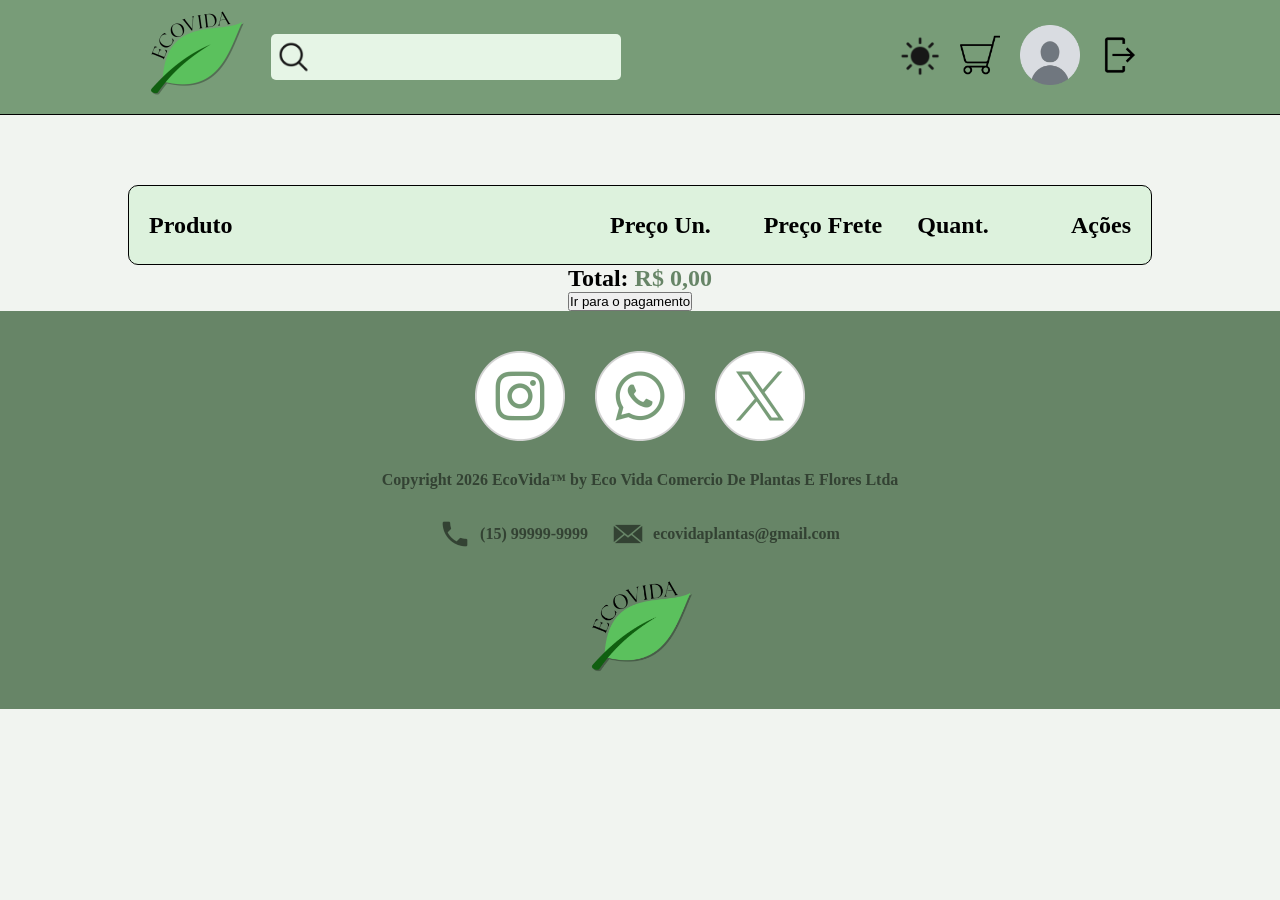
<file: pages/carrinho.html>
<!DOCTYPE html>
<html lang="pt-br">
<head>
    <meta charset="UTF-8">
    <meta name="viewport" content="width=device-width, initial-scale=1.0">
    <title>EcoVida - Shopping Cart</title>
    <link rel="stylesheet" href="../css/carrinho.css">
    
</head>
<body style="background-color: #f1f4f0;">
    <nav>
        <div class="logo">
            <a href="">
                <img src="../img/logo.png" style="height: 111px; width: 111px;">
            </a>
            <div class="search">
                <img src="../img/search.png" style="width: 45px; padding: 5px;">
                <input spellcheck="false" autocomplete="off" autocorrect="off" autocapitalize="off" type="text" style="padding: 5px; font-size: 20px; background-color: #e6f5e6; width: 300px; border: none; outline: none;">
            </div>
        </div>
        <div class="actions">
            <button>
                <img src="../img/dark-mode.png">
            </button>
            <a href="carrinho.html">
                <img src="../img/shop-cart.png">
            </a>
            <a href="">
                <img src="../img/user-photo.png" style="width: 60px;">
            </a>
            <a href="login.html">
                <img src="../img/logout.png">
            </a>
        </div> 
    </nav>

    <section class="cartContainer">
        <div class="cartTitle">
            <h1>Produto</h1>
            <h1>Preço Un.</h1>
            <h1>Preço Frete</h1>
            <h1>Quant.</h1>
            <h1>Ações</h1>
        </div>

        <div class="cartProductContainer">

        </div>

        <div class="cartTotal">
            <h1>Total: <span style="color: #678567;">R$ <span id="total">0,00</span></span></h1>
            <button>Ir para o pagamento</button>
        </div>
    </section>

    <footer>
        <div class="socialMedias">
            <img src="../img/instagram.png">
            <img src="../img/whatsapp.png">
            <img src="../img/twitter.png">
        </div>

        <p style="margin-top: 30px; margin-bottom: 30px; color: #334233; font-weight: 600;">Copyright 2026 EcoVida™ by Eco Vida Comercio De Plantas E Flores Ltda</p>

        <div class="contact">
            <div class="phone">
                <img src="../img/phone.png">
                <p>(15) 99999-9999</p>
            </div>
            <div class="email">
                <img src="../img/email.png">
                <p>ecovidaplantas@gmail.com</p>
            </div>
        </div>

        <img style="width: 120px; margin-bottom: 20px; margin-top: 20px;" src="../img/logo.png">
    </footer>

    <script src="../js/carrinho.js"></script>
</body>
</html>
</file>
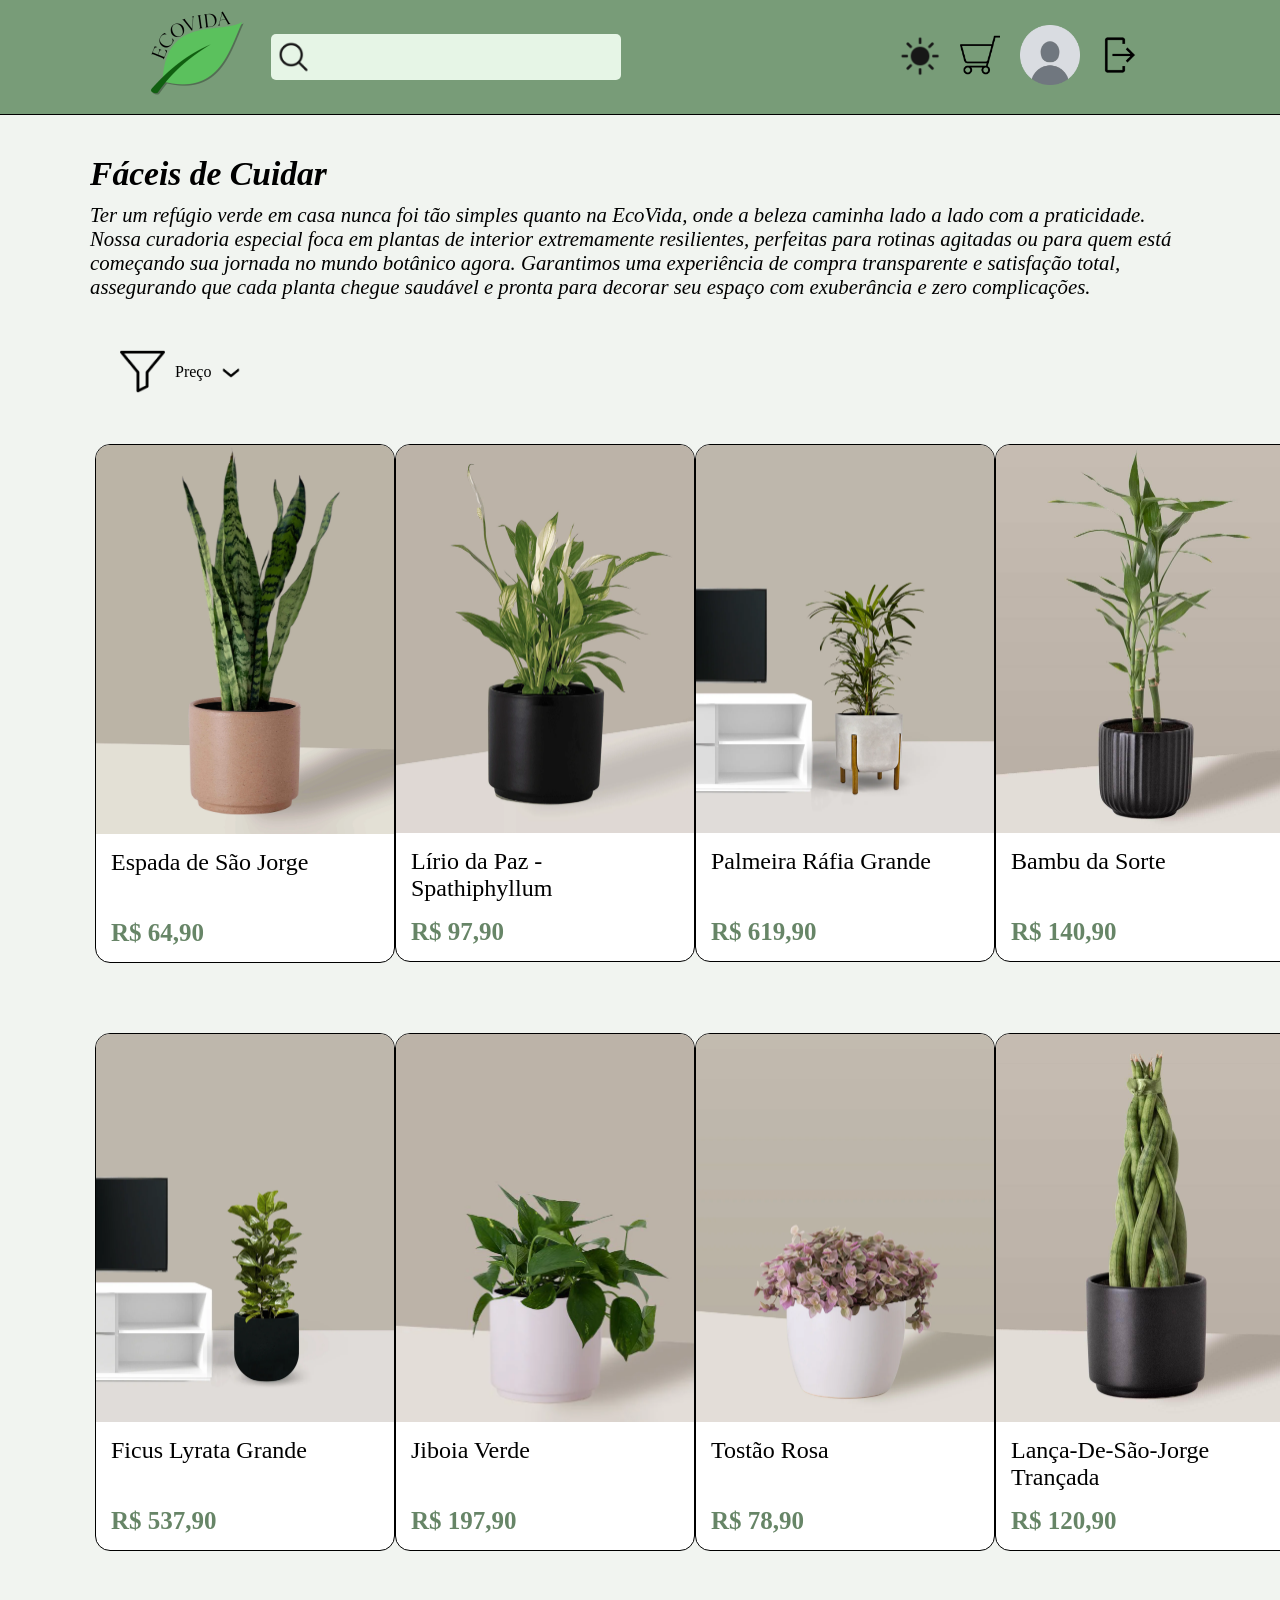
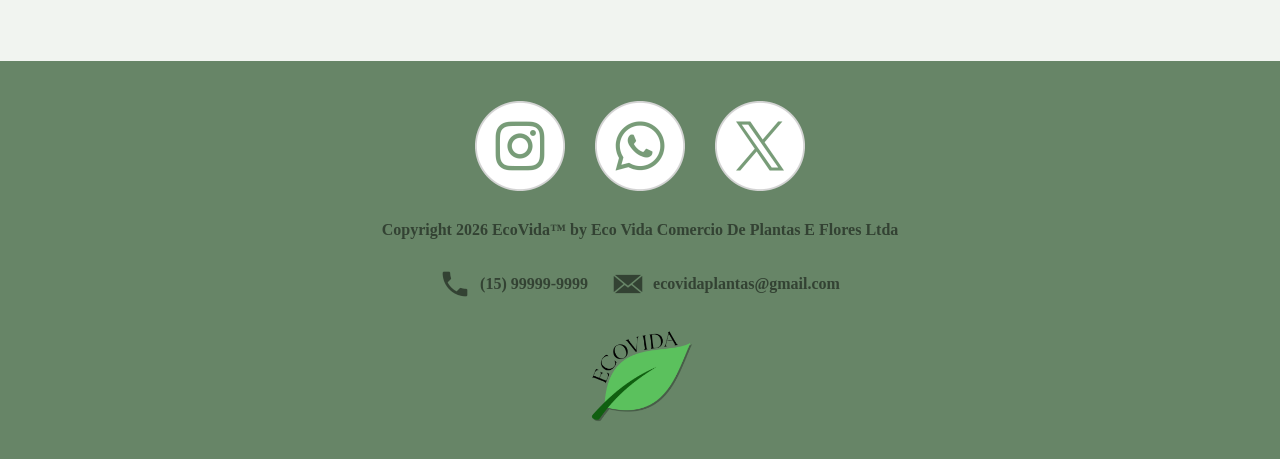
<file: pages/faceisdecuidar.html>
<!DOCTYPE html>
<html lang="pt-br">

<head>
    <meta charset="UTF-8">
    <meta name="viewport" content="width=device-width, initial-scale=1.0">
    <title>EcoVida - Easy Handle</title>
    <link rel="stylesheet" href="../css/paginas.css">
</head>

<body style="background-color: #f1f4f0;">
    <nav>
        <div class="logo">
            <a href="home.html">
                <img src="../img/logo.png" style="height: 111px; width: 111px;">
            </a>
            <div class="search">
                <img src="../img/search.png" style="width: 45px; padding: 5px;">
                <input spellcheck="false" autocomplete="off" autocorrect="off" autocapitalize="off" type="text"
                    style="padding: 5px; font-size: 20px; background-color: #e6f5e6; width: 300px; border: none; outline: none;">
            </div>
        </div>
        <div class="actions">
            <button>
                <img src="../img/dark-mode.png">
            </button>
            <a href="">
                <img src="../img/shop-cart.png">
            </a>
            <a href="">
                <img src="../img/user-photo.png" style="width: 60px;">
            </a>
            <a href="login.html">
                <img src="../img/logout.png">
            </a>
        </div>
    </nav>

    <section>
        <section class="title">
            <h1 style="font-style: italic; font-size: 2.1rem;">Fáceis de Cuidar</h1>
            <p style="font-style: italic; font-size: 1.3rem; font-weight: 500; margin-top: 10px;">Ter um refúgio verde
                em casa nunca foi tão simples quanto na EcoVida, onde a beleza caminha lado a lado com a praticidade.
                Nossa curadoria especial foca em plantas de interior extremamente resilientes, perfeitas para rotinas
                agitadas ou para quem está começando sua jornada no mundo botânico agora. Garantimos uma experiência de
                compra transparente e satisfação total, assegurando que cada planta chegue saudável e pronta para
                decorar seu espaço com exuberância e zero complicações.</p>
        </section>
        <div class="filterContainer">
            <div class="filter">
                <img style="width: 45px;" src="../img/filter.png">
                <p style="margin-inline: 10px;">Preço</p>
                <img style="width: 20px;" src="../img/arrow-filter.png">
            </div>
        </div>

        <div class="products-container">
            <a href="produtos/espadasaojorge.html">
                <div class="product">
                    <img style="width: 300px;" src="../img/produtos/espada-de-sao-jorge.png">
                    <div style="padding: 15px;" class="price">
                        <h2>Espada de São Jorge</h2>
                        <p>R$ <span>64,90</span></p>
                    </div>
                </div>
            </a>
            <a href="">
                <div class="product">
                    <img style="width: 300px;" src="../img/produtos/lirio-paz-spathi.png">
                    <div style="padding: 15px;" class="price">
                        <h2>Lírio da Paz - Spathiphyllum</h2>
                        <p>R$ <span>97,90</span></p>
                    </div>
                </div>
            </a>
            <a href="">
                <div class="product">
                    <img style="width: 300px;" src="../img/produtos/palmeira-rafia-grande.png">
                    <div style="padding: 15px;" class="price">
                        <h2>Palmeira Ráfia Grande</h2>
                        <p>R$ <span>619,90</span></p>
                    </div>
                </div>
            </a>
            <a href="">
                <div class="product">
                    <img style="width: 300px;" src="../img/produtos/bambu-da-sorte.png">
                    <div style="padding: 15px;" class="price">
                        <h2>Bambu da Sorte</h2>
                        <p>R$ <span>140,90</span></p>
                    </div>
                </div>
            </a>
            <a href="">
                <div class="product">
                    <img style="width: 300px;" src="../img/produtos/peperomia-scandens.png">
                    <div style="padding: 15px;" class="price">
                        <h2>Peperomia Scandens</h2>
                        <p>R$ <span>181,90</span></p>
                    </div>
                </div>
            </a>
            <a href="">
                <div class="product">
                    <img style="width: 300px;" src="../img/produtos/ficus-lyrata-grande.png">
                    <div style="padding: 15px;" class="price">
                        <h2>Ficus Lyrata Grande</h2>
                        <p>R$ <span>537,90</span></p>
                    </div>
                </div>
            </a>
            <a href="">
                <div class="product">
                    <img style="width: 300px;" src="../img/produtos/jiboia-verde.png">
                    <div style="padding: 15px;" class="price">
                        <h2>Jiboia Verde</h2>
                        <p>R$ <span>197,90</span></p>
                    </div>
                </div>
            </a>
            <a href="">
                <div class="product">
                    <img style="width: 300px;" src="../img/produtos/tostao-rosa.png">
                    <div style="padding: 15px;" class="price">
                        <h2>Tostão Rosa</h2>
                        <p>R$ <span>78,90</span></p>
                    </div>
                </div>
            </a>
            <a href="">
                <div class="product">
                    <img style="width: 300px;" src="../img/produtos/lanca-sao-jorge-trancada.png">
                    <div style="padding: 15px;" class="price">
                        <h2>Lança-De-São-Jorge Trançada</h2>
                        <p>R$ <span>120,90</span></p>
                    </div>
                </div>
            </a>
            <a href="">
                <div class="product">
                    <img style="width: 300px;" src="../img/produtos/planta-do-dinheiro.png">
                    <div style="padding: 15px;" class="price">
                        <h2>Pilea peperomioides - Planta do dinheiro</h2>
                        <p>R$ <span>103,90</span></p>
                    </div>
                </div>
            </a>
        </div>
    </section>

    <footer>
        <div class="socialMedias">
            <img src="../img/instagram.png">
            <img src="../img/whatsapp.png">
            <img src="../img/twitter.png">
        </div>

        <p style="margin-top: 30px; margin-bottom: 30px; color: #334233; font-weight: 600;">Copyright 2026 EcoVida™ by
            Eco Vida Comercio De Plantas E Flores Ltda</p>

        <div class="contact">
            <div class="phone">
                <img src="../img/phone.png">
                <p>(15) 99999-9999</p>
            </div>
            <div class="email">
                <img src="../img/email.png">
                <p>ecovidaplantas@gmail.com</p>
            </div>
        </div>

        <img style="width: 120px; margin-bottom: 20px; margin-top: 20px;" src="../img/logo.png">
    </footer>

    <script src=""></script>
</body>

</html>
</file>
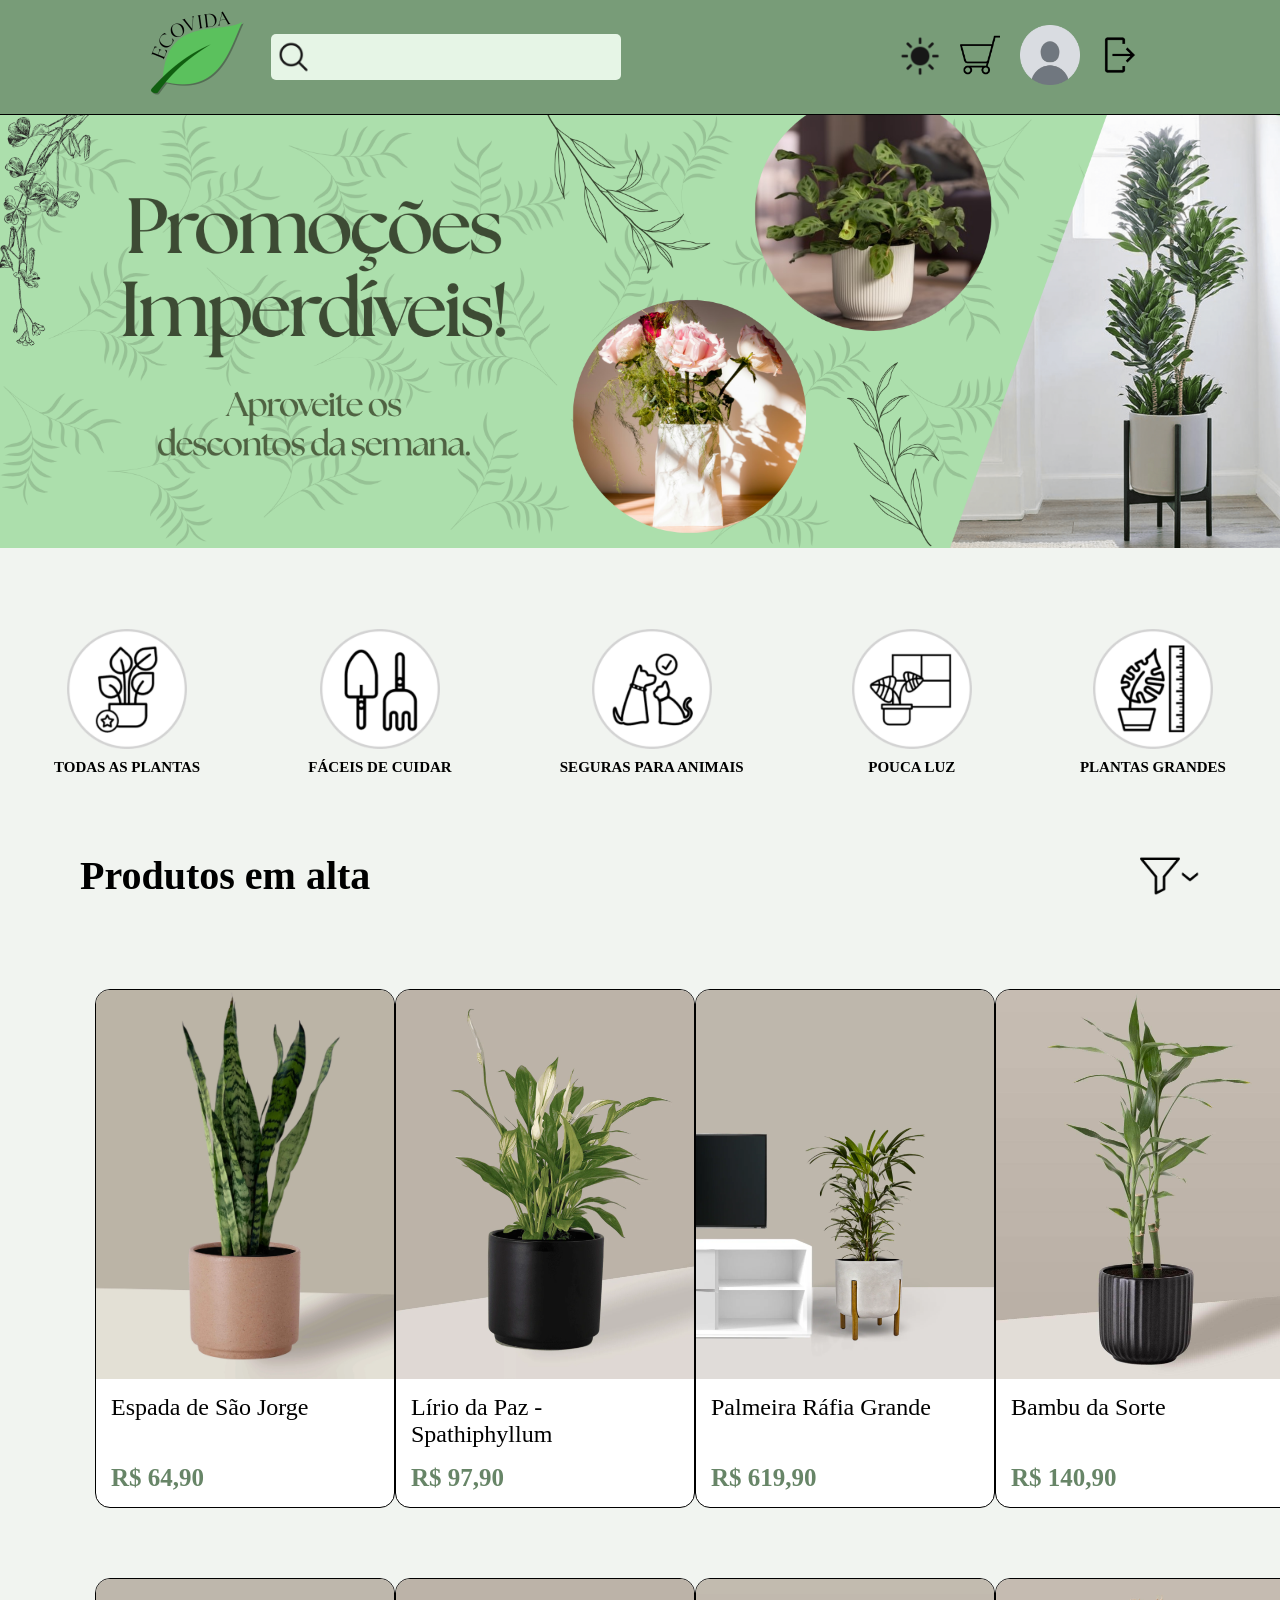
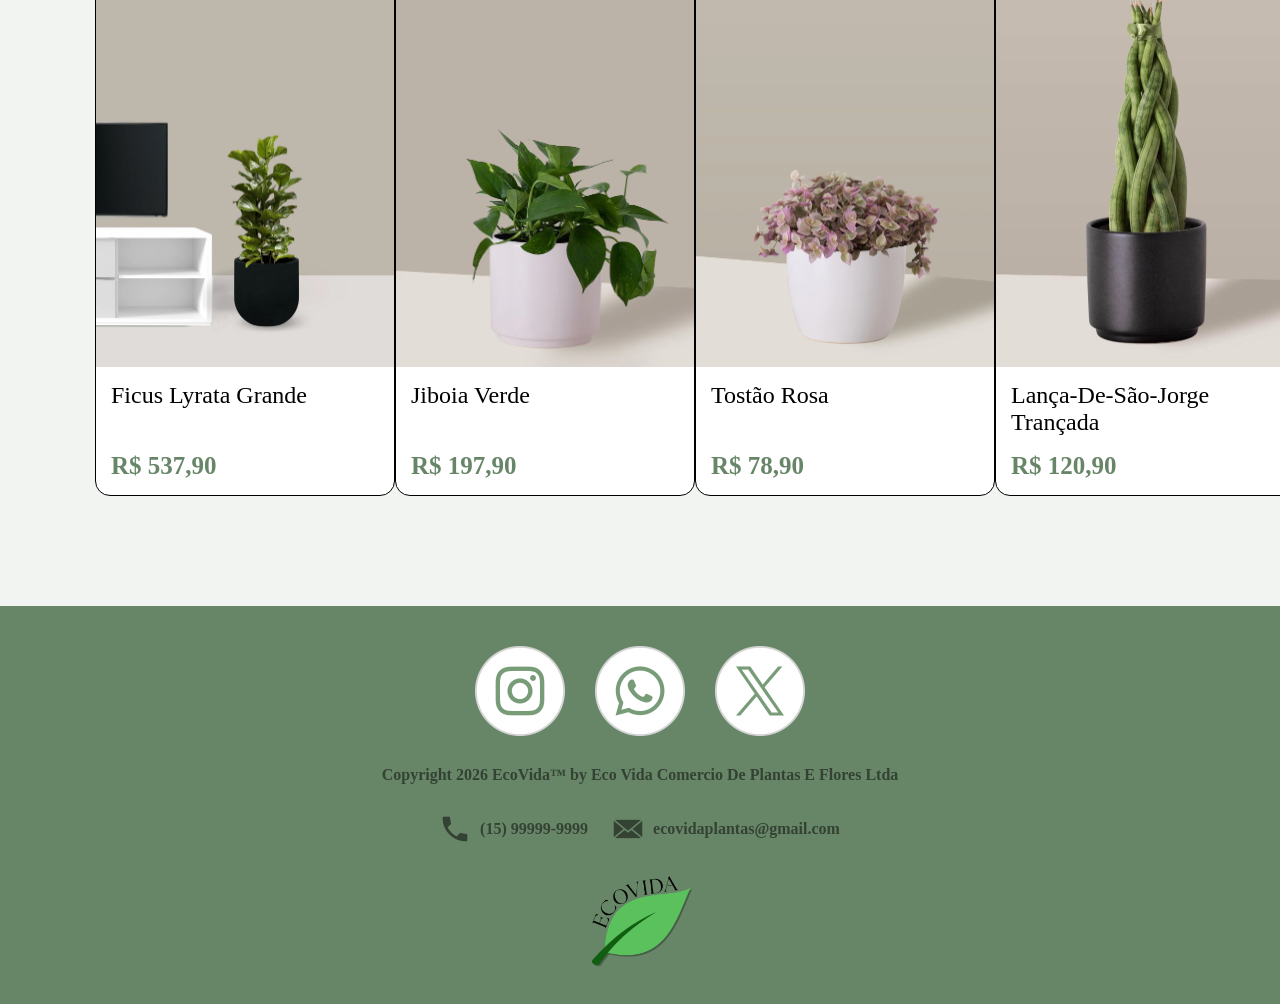
<file: pages/home.html>
<!DOCTYPE html>
<html lang="pt-br">
<head>
    <meta charset="UTF-8">
    <meta name="viewport" content="width=device-width, initial-scale=1.0">
    <title>EcoVida - Home</title>
    <link rel="stylesheet" href="../css/home.css">
    
</head>
<body style="background-color: #f1f4f0;">
    <nav>
        <div class="logo">
            <a href="">
                <img src="../img/logo.png" style="height: 111px; width: 111px;">
            </a>
            <div class="search">
                <img src="../img/search.png" style="width: 45px; padding: 5px;">
                <input spellcheck="false" autocomplete="off" autocorrect="off" autocapitalize="off" type="text" style="padding: 5px; font-size: 20px; background-color: #e6f5e6; width: 300px; border: none; outline: none;">
            </div>
        </div>
        <div class="actions">
            <button>
                <img src="../img/dark-mode.png">
            </button>
            <a href="carrinho.html">
                <img src="../img/shop-cart.png">
            </a>
            <a href="">
                <img src="../img/user-photo.png" style="width: 60px;">
            </a>
            <a href="login.html">
                <img src="../img/logout.png">
            </a>
        </div> 
    </nav>

    <img src="../img/herosection01.png" style="width: 100%;">

    <section class="categories">
        <a href="todasplantas.html">
            <img src="../img/all-plants.png">
            <h1>TODAS AS PLANTAS</h1>
        </a>
        <a href="faceisdecuidar.html">
            <img src="../img/easy-handle.png">
            <h1>FÁCEIS DE CUIDAR</h1>
        </a>
        <a href="petfriendly.html">
            <img src="../img/pet-friendly.png">
            <h1>SEGURAS PARA ANIMAIS</h1>
        </a>
        <a href="poucaluz.html">
            <img src="../img/less-light.png">
            <h1>POUCA LUZ</h1>
        </a>
        <a href="plantasgrandes.html">
            <img src="../img/big-plants.png">
            <h1>PLANTAS GRANDES</h1>
        </a>
    </section>

    <section>
        <div class="main-title">
            <h1 style="font-size: 40px;">Produtos em alta</h1>
            <div class="filter-container">
                <img src="../img/filter.png" style="width: 40px;">
                <img src="../img/arrow-filter.png" style="width: 20px;">
            </div>
        </div>
        <div class="products-container">
            <a href="produtos/espadasaojorge.html">
                <div class="product">
                    <img style="width: 300px;" src="../img/produtos/espada-de-sao-jorge.png">
                    <div style="padding: 15px;" class="price">
                        <h2>Espada de São Jorge</h2>
                        <p>R$ <span>64,90</span></p>
                    </div>
                </div>
            </a>
            <a href="produtos/liriodapaz.html">
                <div class="product">
                    <img style="width: 300px;" src="../img/produtos/lirio-paz-spathi.png">
                    <div style="padding: 15px;" class="price">
                        <h2>Lírio da Paz - Spathiphyllum</h2>
                        <p>R$ <span>97,90</span></p>
                    </div>
                </div>
            </a>
            <a href="">
                <div class="product">
                    <img style="width: 300px;" src="../img/produtos/palmeira-rafia-grande.png">
                    <div style="padding: 15px;" class="price">
                        <h2>Palmeira Ráfia Grande</h2>
                        <p>R$ <span>619,90</span></p>
                    </div>
                </div>
            </a>
            <a href="">
                <div class="product">
                    <img style="width: 300px;" src="../img/produtos/bambu-da-sorte.png">
                    <div style="padding: 15px;" class="price">
                        <h2>Bambu da Sorte</h2>
                        <p>R$ <span>140,90</span></p>
                    </div>
                </div>
            </a>
            <a href="">
                <div class="product">
                    <img style="width: 300px;" src="../img/produtos/peperomia-scandens.png">
                    <div style="padding: 15px;" class="price">
                        <h2>Peperomia Scandens</h2>
                        <p>R$ <span>181,90</span></p>
                    </div>
                </div>
            </a>
            <a href="">
                <div class="product">
                    <img style="width: 300px;" src="../img/produtos/ficus-lyrata-grande.png">
                    <div style="padding: 15px;" class="price">
                        <h2>Ficus Lyrata Grande</h2>
                        <p>R$ <span>537,90</span></p>
                    </div>
                </div>
            </a>
            <a href="">
                <div class="product">
                    <img style="width: 300px;" src="../img/produtos/jiboia-verde.png">
                    <div style="padding: 15px;" class="price">
                        <h2>Jiboia Verde</h2>
                        <p>R$ <span>197,90</span></p>
                    </div>
                </div>
            </a>
            <a href="">
                <div class="product">
                    <img style="width: 300px;" src="../img/produtos/tostao-rosa.png">
                    <div style="padding: 15px;" class="price">
                        <h2>Tostão Rosa</h2>
                        <p>R$ <span>78,90</span></p>
                    </div>
                </div>
            </a>
            <a href="">
                <div class="product">
                    <img style="width: 300px;" src="../img/produtos/lanca-sao-jorge-trancada.png">
                    <div style="padding: 15px;" class="price">
                        <h2>Lança-De-São-Jorge Trançada</h2>
                        <p>R$ <span>120,90</span></p>
                    </div>
                </div>
            </a>
            <a href="">
                <div class="product">
                    <img style="width: 300px;" src="../img/produtos/planta-do-dinheiro.png">
                    <div style="padding: 15px;" class="price">
                        <h2>Pilea peperomioides - Planta do dinheiro</h2>
                        <p>R$ <span>103,90</span></p>
                    </div>
                </div>
            </a>
        </div>
    </section>

    <footer>
        <div class="socialMedias">
            <img src="../img/instagram.png">
            <img src="../img/whatsapp.png">
            <img src="../img/twitter.png">
        </div>

        <p style="margin-top: 30px; margin-bottom: 30px; color: #334233; font-weight: 600;">Copyright 2026 EcoVida™ by Eco Vida Comercio De Plantas E Flores Ltda</p>

        <div class="contact">
            <div class="phone">
                <img src="../img/phone.png">
                <p>(15) 99999-9999</p>
            </div>
            <div class="email">
                <img src="../img/email.png">
                <p>ecovidaplantas@gmail.com</p>
            </div>
        </div>

        <img style="width: 120px; margin-bottom: 20px; margin-top: 20px;" src="../img/logo.png">
    </footer>

    <script src=""></script>
</body>
</html>
</file>
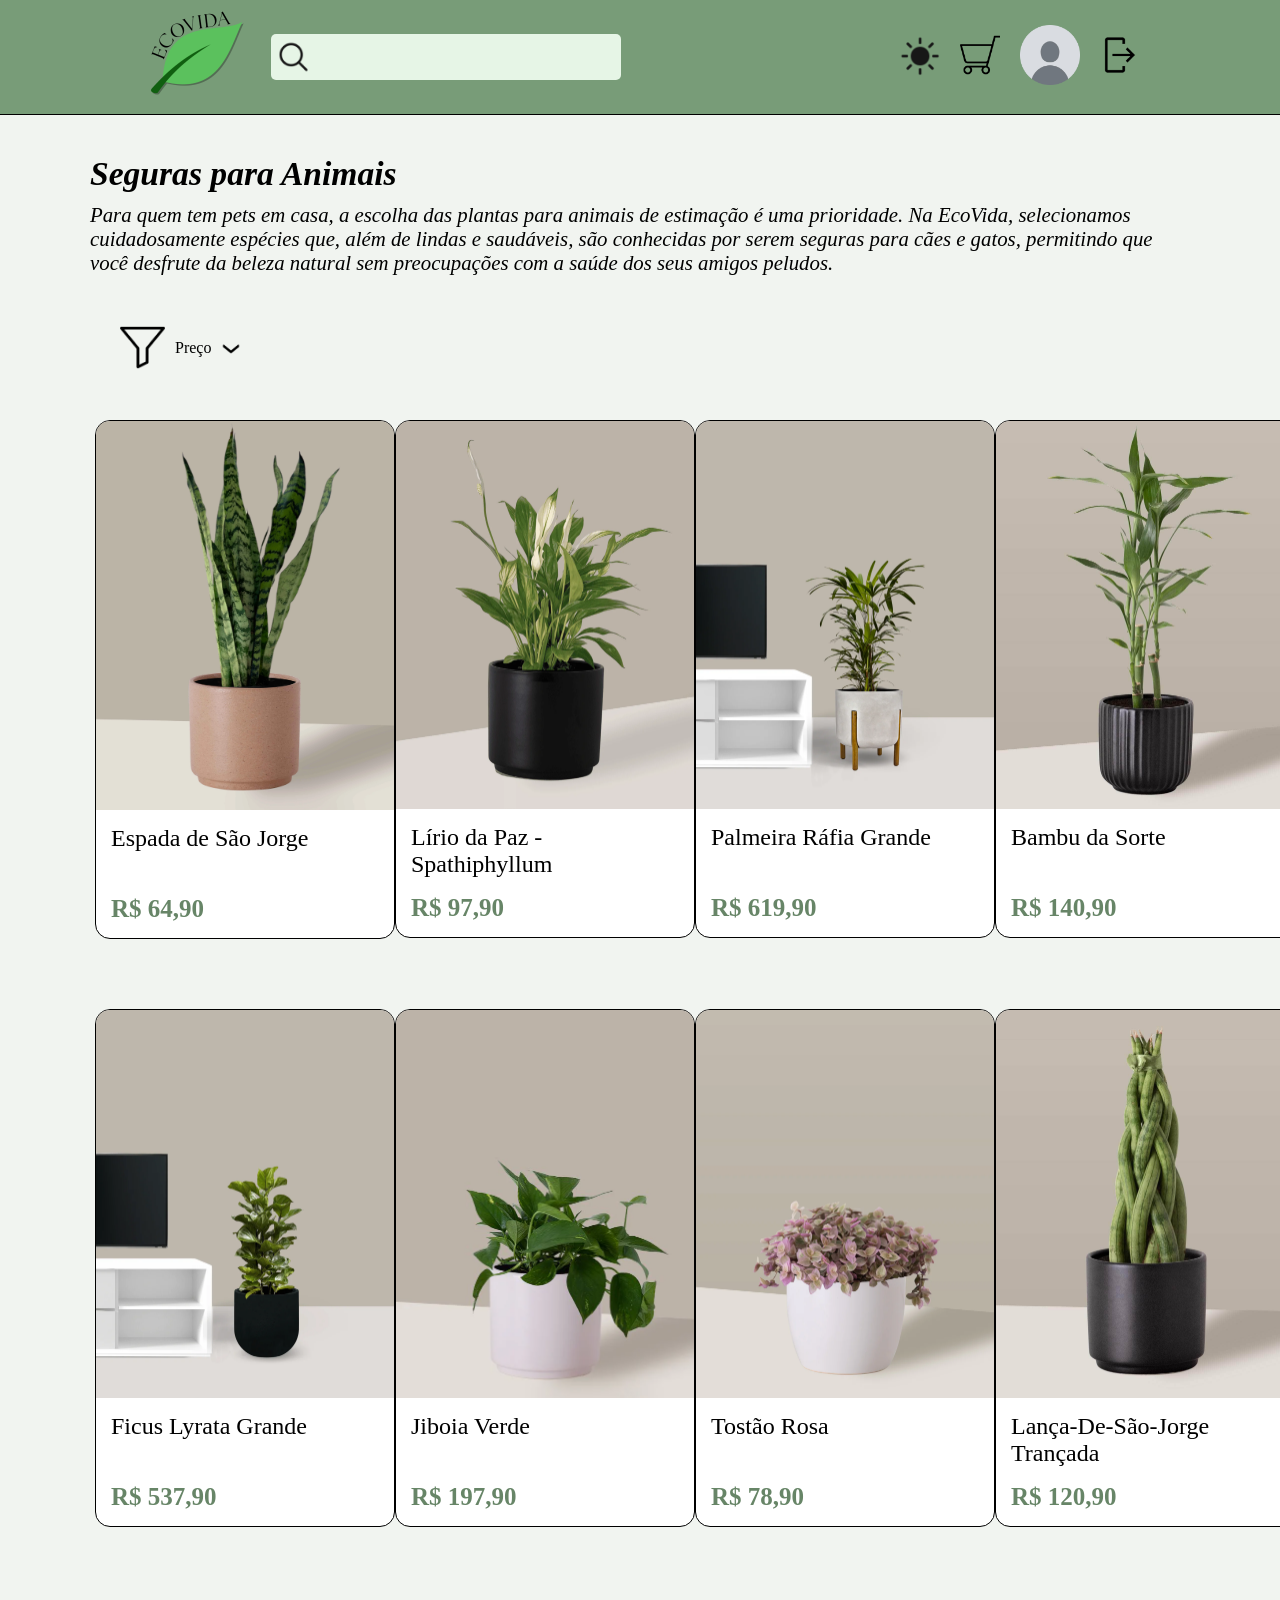
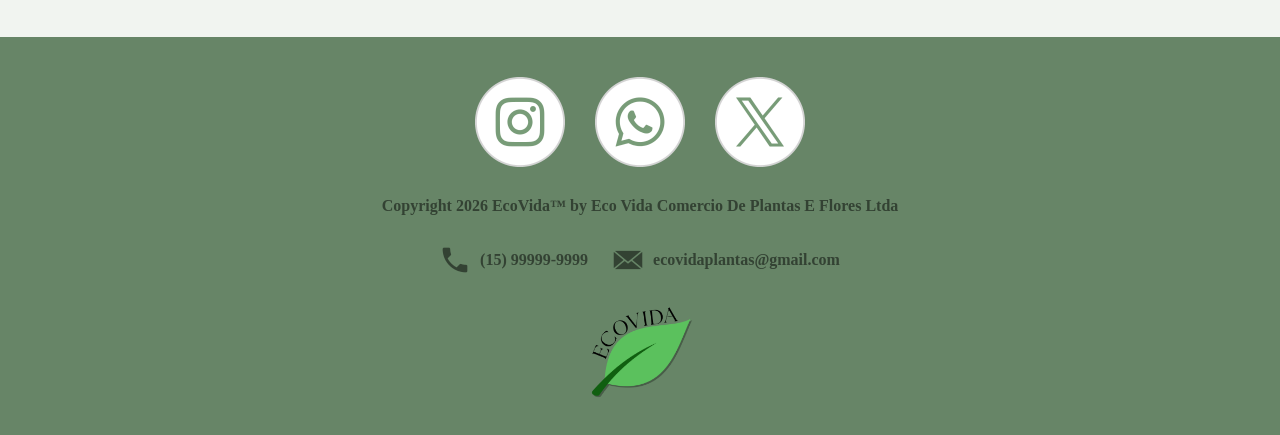
<file: pages/petfriendly.html>
<!DOCTYPE html>
<html lang="pt-br">

<head>
    <meta charset="UTF-8">
    <meta name="viewport" content="width=device-width, initial-scale=1.0">
    <title>EcoVida - Pet Friendly</title>
    <link rel="stylesheet" href="../css/paginas.css">
</head>

<body style="background-color: #f1f4f0;">
    <nav>
        <div class="logo">
            <a href="home.html">
                <img src="../img/logo.png" style="height: 111px; width: 111px;">
            </a>
            <div class="search">
                <img src="../img/search.png" style="width: 45px; padding: 5px;">
                <input spellcheck="false" autocomplete="off" autocorrect="off" autocapitalize="off" type="text"
                    style="padding: 5px; font-size: 20px; background-color: #e6f5e6; width: 300px; border: none; outline: none;">
            </div>
        </div>
        <div class="actions">
            <button>
                <img src="../img/dark-mode.png">
            </button>
            <a href="">
                <img src="../img/shop-cart.png">
            </a>
            <a href="">
                <img src="../img/user-photo.png" style="width: 60px;">
            </a>
            <a href="login.html">
                <img src="../img/logout.png">
            </a>
        </div>
    </nav>

    <section>
        <section class="title">
            <h1 style="font-style: italic; font-size: 2.1rem;">Seguras para Animais</h1>
            <p style="font-style: italic; font-size: 1.3rem; font-weight: 500; margin-top: 10px;">Para quem tem pets em
                casa, a escolha das plantas para animais de estimação é uma prioridade. Na EcoVida, selecionamos
                cuidadosamente espécies que, além de lindas e saudáveis, são conhecidas por serem seguras para cães e
                gatos, permitindo que você desfrute da beleza natural sem preocupações com a saúde dos seus amigos
                peludos.</p>
        </section>
        <div class="filterContainer">
            <div class="filter">
                <img style="width: 45px;" src="../img/filter.png">
                <p style="margin-inline: 10px;">Preço</p>
                <img style="width: 20px;" src="../img/arrow-filter.png">
            </div>
        </div>

        <div class="products-container">
            <a href="produtos/espadasaojorge.html">
                <div class="product">
                    <img style="width: 300px;" src="../img/produtos/espada-de-sao-jorge.png">
                    <div style="padding: 15px;" class="price">
                        <h2>Espada de São Jorge</h2>
                        <p>R$ <span>64,90</span></p>
                    </div>
                </div>
            </a>
            <a href="">
                <div class="product">
                    <img style="width: 300px;" src="../img/produtos/lirio-paz-spathi.png">
                    <div style="padding: 15px;" class="price">
                        <h2>Lírio da Paz - Spathiphyllum</h2>
                        <p>R$ <span>97,90</span></p>
                    </div>
                </div>
            </a>
            <a href="">
                <div class="product">
                    <img style="width: 300px;" src="../img/produtos/palmeira-rafia-grande.png">
                    <div style="padding: 15px;" class="price">
                        <h2>Palmeira Ráfia Grande</h2>
                        <p>R$ <span>619,90</span></p>
                    </div>
                </div>
            </a>
            <a href="">
                <div class="product">
                    <img style="width: 300px;" src="../img/produtos/bambu-da-sorte.png">
                    <div style="padding: 15px;" class="price">
                        <h2>Bambu da Sorte</h2>
                        <p>R$ <span>140,90</span></p>
                    </div>
                </div>
            </a>
            <a href="">
                <div class="product">
                    <img style="width: 300px;" src="../img/produtos/peperomia-scandens.png">
                    <div style="padding: 15px;" class="price">
                        <h2>Peperomia Scandens</h2>
                        <p>R$ <span>181,90</span></p>
                    </div>
                </div>
            </a>
            <a href="">
                <div class="product">
                    <img style="width: 300px;" src="../img/produtos/ficus-lyrata-grande.png">
                    <div style="padding: 15px;" class="price">
                        <h2>Ficus Lyrata Grande</h2>
                        <p>R$ <span>537,90</span></p>
                    </div>
                </div>
            </a>
            <a href="">
                <div class="product">
                    <img style="width: 300px;" src="../img/produtos/jiboia-verde.png">
                    <div style="padding: 15px;" class="price">
                        <h2>Jiboia Verde</h2>
                        <p>R$ <span>197,90</span></p>
                    </div>
                </div>
            </a>
            <a href="">
                <div class="product">
                    <img style="width: 300px;" src="../img/produtos/tostao-rosa.png">
                    <div style="padding: 15px;" class="price">
                        <h2>Tostão Rosa</h2>
                        <p>R$ <span>78,90</span></p>
                    </div>
                </div>
            </a>
            <a href="">
                <div class="product">
                    <img style="width: 300px;" src="../img/produtos/lanca-sao-jorge-trancada.png">
                    <div style="padding: 15px;" class="price">
                        <h2>Lança-De-São-Jorge Trançada</h2>
                        <p>R$ <span>120,90</span></p>
                    </div>
                </div>
            </a>
            <a href="">
                <div class="product">
                    <img style="width: 300px;" src="../img/produtos/planta-do-dinheiro.png">
                    <div style="padding: 15px;" class="price">
                        <h2>Pilea peperomioides - Planta do dinheiro</h2>
                        <p>R$ <span>103,90</span></p>
                    </div>
                </div>
            </a>
        </div>
    </section>

    <footer>
        <div class="socialMedias">
            <img src="../img/instagram.png">
            <img src="../img/whatsapp.png">
            <img src="../img/twitter.png">
        </div>

        <p style="margin-top: 30px; margin-bottom: 30px; color: #334233; font-weight: 600;">Copyright 2026 EcoVida™ by
            Eco Vida Comercio De Plantas E Flores Ltda</p>

        <div class="contact">
            <div class="phone">
                <img src="../img/phone.png">
                <p>(15) 99999-9999</p>
            </div>
            <div class="email">
                <img src="../img/email.png">
                <p>ecovidaplantas@gmail.com</p>
            </div>
        </div>

        <img style="width: 120px; margin-bottom: 20px; margin-top: 20px;" src="../img/logo.png">
    </footer>

    <script src=""></script>
</body>

</html>
</file>
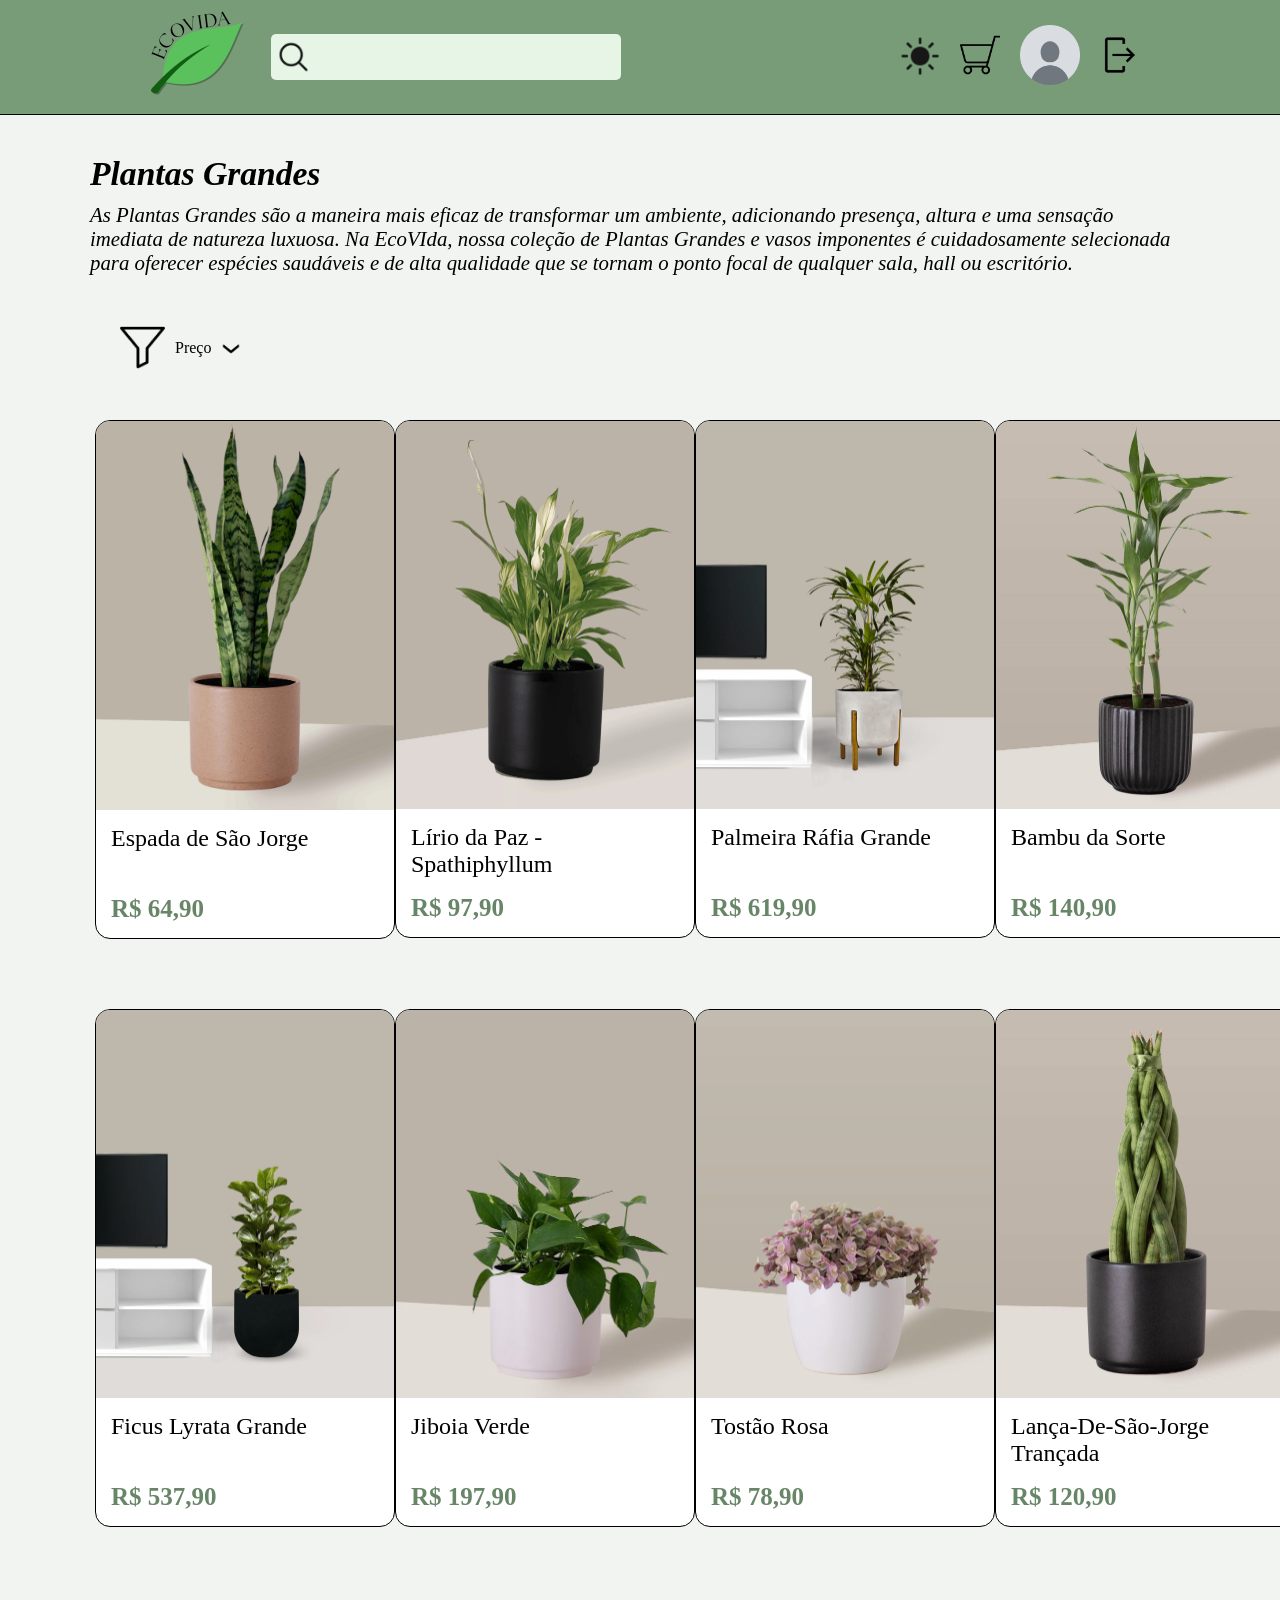
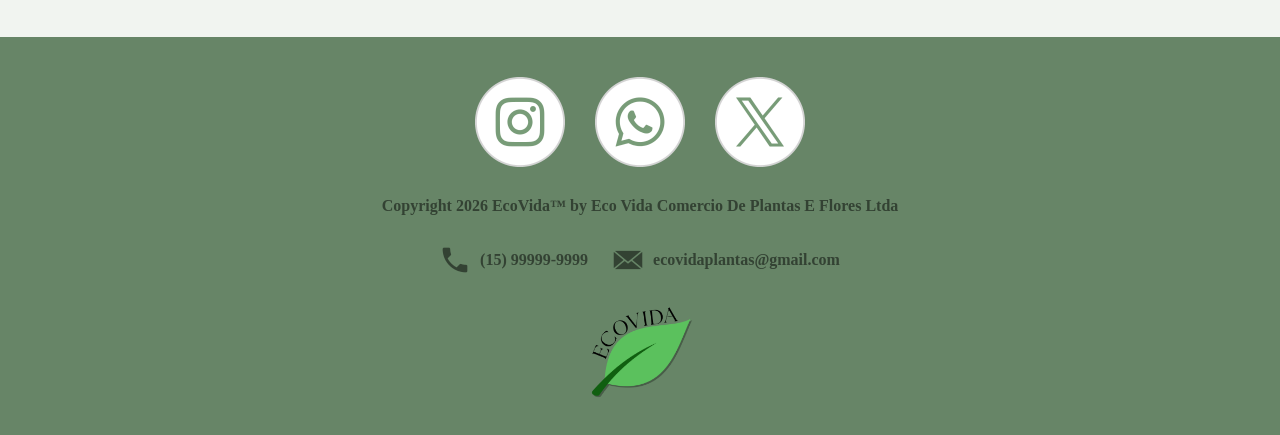
<file: pages/plantasgrandes.html>
<!DOCTYPE html>
<html lang="pt-br">

<head>
    <meta charset="UTF-8">
    <meta name="viewport" content="width=device-width, initial-scale=1.0">
    <title>EcoVida - Big Plants</title>
    <link rel="stylesheet" href="../css/paginas.css">
</head>

<body style="background-color: #f1f4f0;">
    <nav>
        <div class="logo">
            <a href="home.html">
                <img src="../img/logo.png" style="height: 111px; width: 111px;">
            </a>
            <div class="search">
                <img src="../img/search.png" style="width: 45px; padding: 5px;">
                <input spellcheck="false" autocomplete="off" autocorrect="off" autocapitalize="off" type="text"
                    style="padding: 5px; font-size: 20px; background-color: #e6f5e6; width: 300px; border: none; outline: none;">
            </div>
        </div>
        <div class="actions">
            <button>
                <img src="../img/dark-mode.png">
            </button>
            <a href="">
                <img src="../img/shop-cart.png">
            </a>
            <a href="">
                <img src="../img/user-photo.png" style="width: 60px;">
            </a>
            <a href="login.html">
                <img src="../img/logout.png">
            </a>
        </div>
    </nav>

    <section>
        <section class="title">
            <h1 style="font-style: italic; font-size: 2.1rem;">Plantas Grandes</h1>
            <p style="font-style: italic; font-size: 1.3rem; font-weight: 500; margin-top: 10px;">As Plantas Grandes são
                a maneira mais eficaz de transformar um ambiente, adicionando presença, altura e uma sensação imediata
                de natureza luxuosa. Na EcoVIda, nossa coleção de Plantas Grandes e vasos imponentes é cuidadosamente
                selecionada para oferecer espécies saudáveis e de alta qualidade que se tornam o ponto focal de qualquer
                sala, hall ou escritório.</p>
        </section>
        <div class="filterContainer">
            <div class="filter">
                <img style="width: 45px;" src="../img/filter.png">
                <p style="margin-inline: 10px;">Preço</p>
                <img style="width: 20px;" src="../img/arrow-filter.png">
            </div>
        </div>

        <div class="products-container">
            <a href="produtos/espadasaojorge.html">
                <div class="product">
                    <img style="width: 300px;" src="../img/produtos/espada-de-sao-jorge.png">
                    <div style="padding: 15px;" class="price">
                        <h2>Espada de São Jorge</h2>
                        <p>R$ <span>64,90</span></p>
                    </div>
                </div>
            </a>
            <a href="">
                <div class="product">
                    <img style="width: 300px;" src="../img/produtos/lirio-paz-spathi.png">
                    <div style="padding: 15px;" class="price">
                        <h2>Lírio da Paz - Spathiphyllum</h2>
                        <p>R$ <span>97,90</span></p>
                    </div>
                </div>
            </a>
            <a href="">
                <div class="product">
                    <img style="width: 300px;" src="../img/produtos/palmeira-rafia-grande.png">
                    <div style="padding: 15px;" class="price">
                        <h2>Palmeira Ráfia Grande</h2>
                        <p>R$ <span>619,90</span></p>
                    </div>
                </div>
            </a>
            <a href="">
                <div class="product">
                    <img style="width: 300px;" src="../img/produtos/bambu-da-sorte.png">
                    <div style="padding: 15px;" class="price">
                        <h2>Bambu da Sorte</h2>
                        <p>R$ <span>140,90</span></p>
                    </div>
                </div>
            </a>
            <a href="">
                <div class="product">
                    <img style="width: 300px;" src="../img/produtos/peperomia-scandens.png">
                    <div style="padding: 15px;" class="price">
                        <h2>Peperomia Scandens</h2>
                        <p>R$ <span>181,90</span></p>
                    </div>
                </div>
            </a>
            <a href="">
                <div class="product">
                    <img style="width: 300px;" src="../img/produtos/ficus-lyrata-grande.png">
                    <div style="padding: 15px;" class="price">
                        <h2>Ficus Lyrata Grande</h2>
                        <p>R$ <span>537,90</span></p>
                    </div>
                </div>
            </a>
            <a href="">
                <div class="product">
                    <img style="width: 300px;" src="../img/produtos/jiboia-verde.png">
                    <div style="padding: 15px;" class="price">
                        <h2>Jiboia Verde</h2>
                        <p>R$ <span>197,90</span></p>
                    </div>
                </div>
            </a>
            <a href="">
                <div class="product">
                    <img style="width: 300px;" src="../img/produtos/tostao-rosa.png">
                    <div style="padding: 15px;" class="price">
                        <h2>Tostão Rosa</h2>
                        <p>R$ <span>78,90</span></p>
                    </div>
                </div>
            </a>
            <a href="">
                <div class="product">
                    <img style="width: 300px;" src="../img/produtos/lanca-sao-jorge-trancada.png">
                    <div style="padding: 15px;" class="price">
                        <h2>Lança-De-São-Jorge Trançada</h2>
                        <p>R$ <span>120,90</span></p>
                    </div>
                </div>
            </a>
            <a href="">
                <div class="product">
                    <img style="width: 300px;" src="../img/produtos/planta-do-dinheiro.png">
                    <div style="padding: 15px;" class="price">
                        <h2>Pilea peperomioides - Planta do dinheiro</h2>
                        <p>R$ <span>103,90</span></p>
                    </div>
                </div>
            </a>
        </div>
    </section>

    <footer>
        <div class="socialMedias">
            <img src="../img/instagram.png">
            <img src="../img/whatsapp.png">
            <img src="../img/twitter.png">
        </div>

        <p style="margin-top: 30px; margin-bottom: 30px; color: #334233; font-weight: 600;">Copyright 2026 EcoVida™ by
            Eco Vida Comercio De Plantas E Flores Ltda</p>

        <div class="contact">
            <div class="phone">
                <img src="../img/phone.png">
                <p>(15) 99999-9999</p>
            </div>
            <div class="email">
                <img src="../img/email.png">
                <p>ecovidaplantas@gmail.com</p>
            </div>
        </div>

        <img style="width: 120px; margin-bottom: 20px; margin-top: 20px;" src="../img/logo.png">
    </footer>

    <script src=""></script>
</body>

</html>
</file>
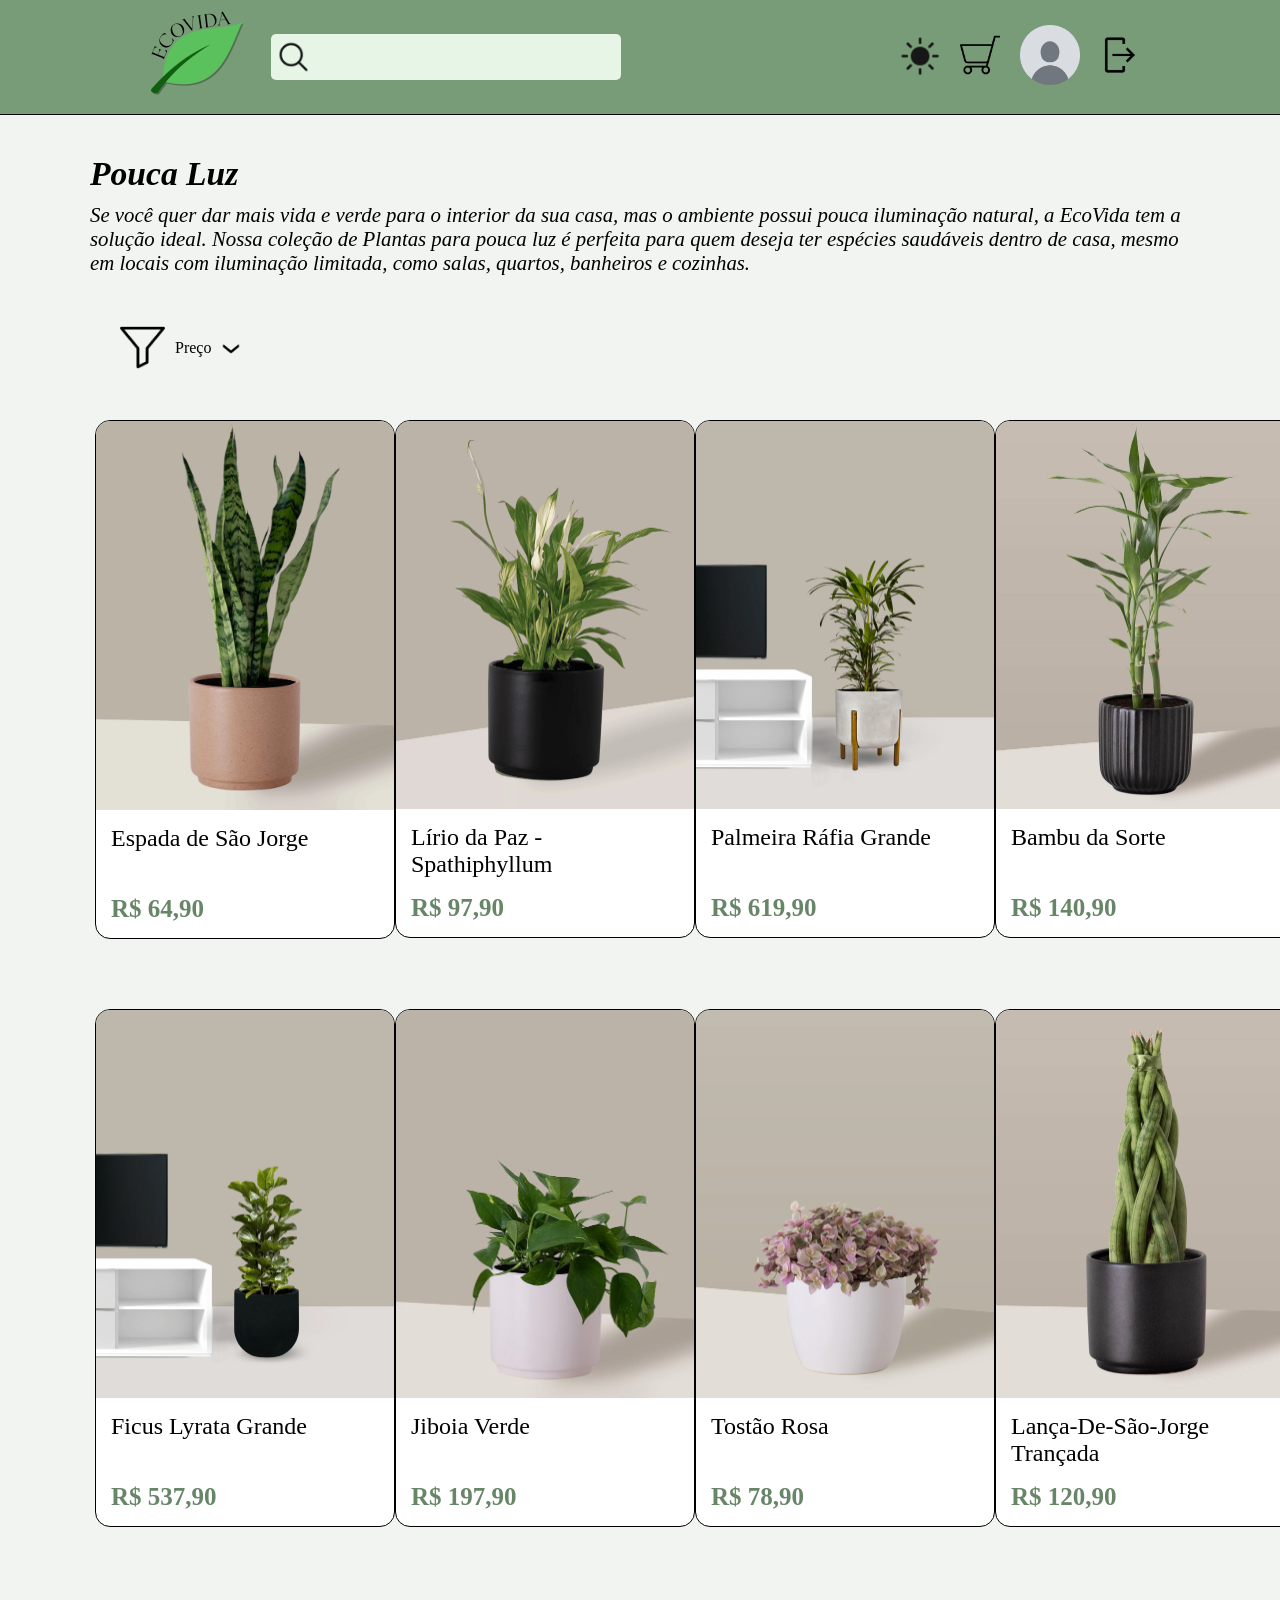
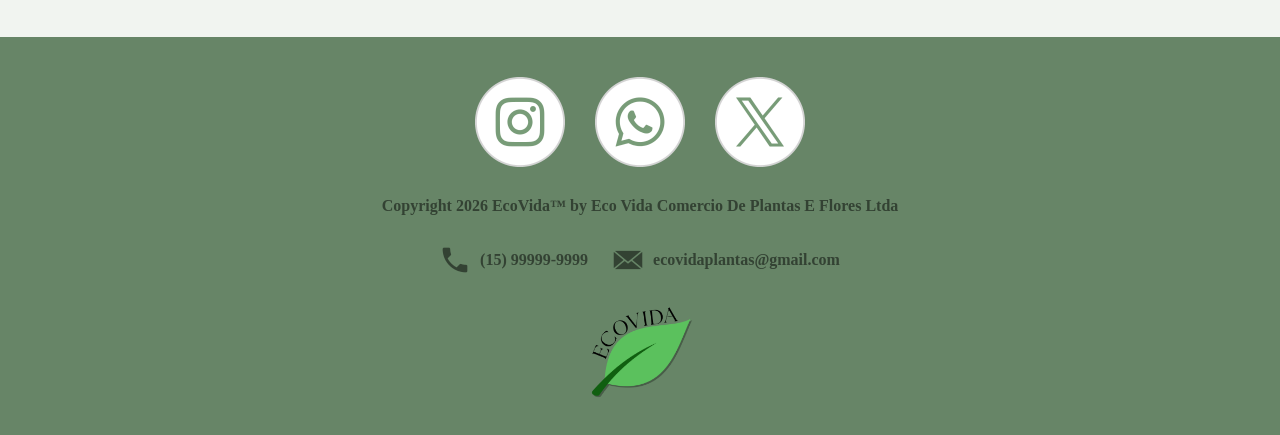
<file: pages/poucaluz.html>
<!DOCTYPE html>
<html lang="pt-br">

<head>
    <meta charset="UTF-8">
    <meta name="viewport" content="width=device-width, initial-scale=1.0">
    <title>EcoVida - Less Light</title>
    <link rel="stylesheet" href="../css/paginas.css">
</head>

<body style="background-color: #f1f4f0;">
    <nav>
        <div class="logo">
            <a href="home.html">
                <img src="../img/logo.png" style="height: 111px; width: 111px;">
            </a>
            <div class="search">
                <img src="../img/search.png" style="width: 45px; padding: 5px;">
                <input spellcheck="false" autocomplete="off" autocorrect="off" autocapitalize="off" type="text"
                    style="padding: 5px; font-size: 20px; background-color: #e6f5e6; width: 300px; border: none; outline: none;">
            </div>
        </div>
        <div class="actions">
            <button>
                <img src="../img/dark-mode.png">
            </button>
            <a href="">
                <img src="../img/shop-cart.png">
            </a>
            <a href="">
                <img src="../img/user-photo.png" style="width: 60px;">
            </a>
            <a href="login.html">
                <img src="../img/logout.png">
            </a>
        </div>
    </nav>

    <section>
        <section class="title">
            <h1 style="font-style: italic; font-size: 2.1rem;">Pouca Luz</h1>
            <p style="font-style: italic; font-size: 1.3rem; font-weight: 500; margin-top: 10px;">Se você quer dar mais
                vida e verde para o interior da sua casa, mas o ambiente possui pouca iluminação natural, a EcoVida tem
                a solução ideal. Nossa coleção de Plantas para pouca luz é perfeita para quem deseja ter espécies
                saudáveis dentro de casa, mesmo em locais com iluminação limitada, como salas, quartos, banheiros e
                cozinhas.</p>
        </section>
        <div class="filterContainer">
            <div class="filter">
                <img style="width: 45px;" src="../img/filter.png">
                <p style="margin-inline: 10px;">Preço</p>
                <img style="width: 20px;" src="../img/arrow-filter.png">
            </div>
        </div>

        <div class="products-container">
            <a href="produtos/espadasaojorge.html">
                <div class="product">
                    <img style="width: 300px;" src="../img/produtos/espada-de-sao-jorge.png">
                    <div style="padding: 15px;" class="price">
                        <h2>Espada de São Jorge</h2>
                        <p>R$ <span>64,90</span></p>
                    </div>
                </div>
            </a>
            <a href="">
                <div class="product">
                    <img style="width: 300px;" src="../img/produtos/lirio-paz-spathi.png">
                    <div style="padding: 15px;" class="price">
                        <h2>Lírio da Paz - Spathiphyllum</h2>
                        <p>R$ <span>97,90</span></p>
                    </div>
                </div>
            </a>
            <a href="">
                <div class="product">
                    <img style="width: 300px;" src="../img/produtos/palmeira-rafia-grande.png">
                    <div style="padding: 15px;" class="price">
                        <h2>Palmeira Ráfia Grande</h2>
                        <p>R$ <span>619,90</span></p>
                    </div>
                </div>
            </a>
            <a href="">
                <div class="product">
                    <img style="width: 300px;" src="../img/produtos/bambu-da-sorte.png">
                    <div style="padding: 15px;" class="price">
                        <h2>Bambu da Sorte</h2>
                        <p>R$ <span>140,90</span></p>
                    </div>
                </div>
            </a>
            <a href="">
                <div class="product">
                    <img style="width: 300px;" src="../img/produtos/peperomia-scandens.png">
                    <div style="padding: 15px;" class="price">
                        <h2>Peperomia Scandens</h2>
                        <p>R$ <span>181,90</span></p>
                    </div>
                </div>
            </a>
            <a href="">
                <div class="product">
                    <img style="width: 300px;" src="../img/produtos/ficus-lyrata-grande.png">
                    <div style="padding: 15px;" class="price">
                        <h2>Ficus Lyrata Grande</h2>
                        <p>R$ <span>537,90</span></p>
                    </div>
                </div>
            </a>
            <a href="">
                <div class="product">
                    <img style="width: 300px;" src="../img/produtos/jiboia-verde.png">
                    <div style="padding: 15px;" class="price">
                        <h2>Jiboia Verde</h2>
                        <p>R$ <span>197,90</span></p>
                    </div>
                </div>
            </a>
            <a href="">
                <div class="product">
                    <img style="width: 300px;" src="../img/produtos/tostao-rosa.png">
                    <div style="padding: 15px;" class="price">
                        <h2>Tostão Rosa</h2>
                        <p>R$ <span>78,90</span></p>
                    </div>
                </div>
            </a>
            <a href="">
                <div class="product">
                    <img style="width: 300px;" src="../img/produtos/lanca-sao-jorge-trancada.png">
                    <div style="padding: 15px;" class="price">
                        <h2>Lança-De-São-Jorge Trançada</h2>
                        <p>R$ <span>120,90</span></p>
                    </div>
                </div>
            </a>
            <a href="">
                <div class="product">
                    <img style="width: 300px;" src="../img/produtos/planta-do-dinheiro.png">
                    <div style="padding: 15px;" class="price">
                        <h2>Pilea peperomioides - Planta do dinheiro</h2>
                        <p>R$ <span>103,90</span></p>
                    </div>
                </div>
            </a>
        </div>
    </section>

    <footer>
        <div class="socialMedias">
            <img src="../img/instagram.png">
            <img src="../img/whatsapp.png">
            <img src="../img/twitter.png">
        </div>

        <p style="margin-top: 30px; margin-bottom: 30px; color: #334233; font-weight: 600;">Copyright 2026 EcoVida™ by
            Eco Vida Comercio De Plantas E Flores Ltda</p>

        <div class="contact">
            <div class="phone">
                <img src="../img/phone.png">
                <p>(15) 99999-9999</p>
            </div>
            <div class="email">
                <img src="../img/email.png">
                <p>ecovidaplantas@gmail.com</p>
            </div>
        </div>

        <img style="width: 120px; margin-bottom: 20px; margin-top: 20px;" src="../img/logo.png">
    </footer>

    <script src=""></script>
</body>

</html>
</file>
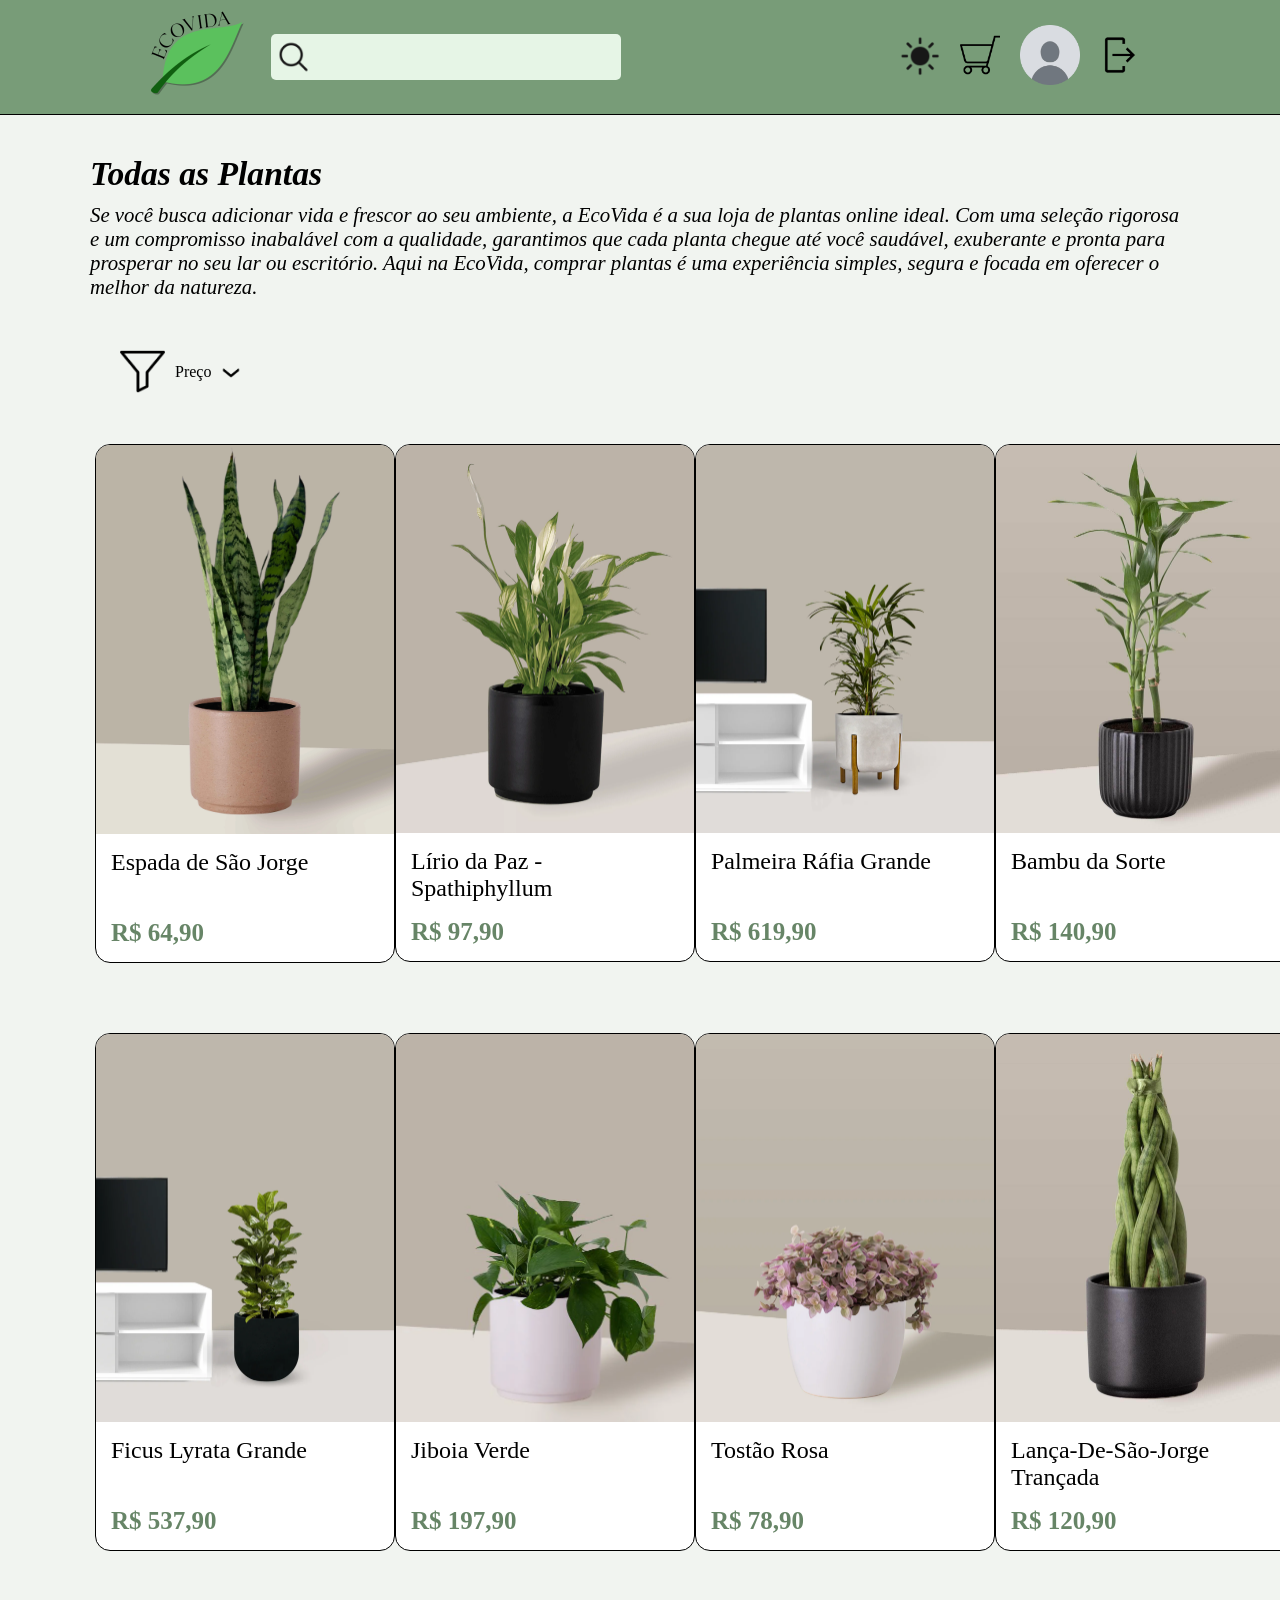
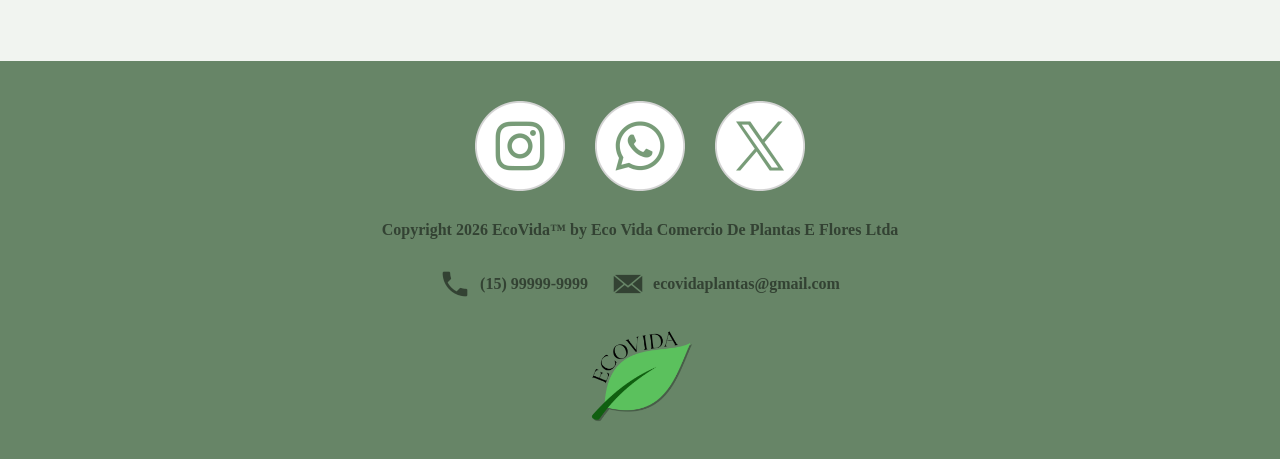
<file: pages/todasplantas.html>
<!DOCTYPE html>
<html lang="pt-br">

<head>
    <meta charset="UTF-8">
    <meta name="viewport" content="width=device-width, initial-scale=1.0">
    <title>EcoVida - All Plants</title>
    <link rel="stylesheet" href="../css/paginas.css">
</head>

<body style="background-color: #f1f4f0;">
    <nav>
        <div class="logo">
            <a href="home.html">
                <img src="../img/logo.png" style="height: 111px; width: 111px;">
            </a>
            <div class="search">
                <img src="../img/search.png" style="width: 45px; padding: 5px;">
                <input spellcheck="false" autocomplete="off" autocorrect="off" autocapitalize="off" type="text"
                    style="padding: 5px; font-size: 20px; background-color: #e6f5e6; width: 300px; border: none; outline: none;">
            </div>
        </div>
        <div class="actions">
            <button>
                <img src="../img/dark-mode.png">
            </button>
            <a href="">
                <img src="../img/shop-cart.png">
            </a>
            <a href="">
                <img src="../img/user-photo.png" style="width: 60px;">
            </a>
            <a href="login.html">
                <img src="../img/logout.png">
            </a>
        </div>
    </nav>

    <section>
        <section class="title">
            <h1 style="font-style: italic; font-size: 2.1rem;">Todas as Plantas</h1>
            <p style="font-style: italic; font-size: 1.3rem; font-weight: 500; margin-top: 10px;">Se você busca adicionar vida e frescor ao seu ambiente, a EcoVida é a sua loja de plantas online ideal.
                Com uma seleção rigorosa e um compromisso inabalável com a qualidade, garantimos que cada planta chegue
                até você saudável, exuberante e pronta para prosperar no seu lar ou escritório. Aqui na EcoVida,
                comprar plantas é uma experiência simples, segura e focada em oferecer o melhor da natureza.</p>
        </section>
        <div class="filterContainer">
            <div class="filter">
                <img style="width: 45px;" src="../img/filter.png">
                <p style="margin-inline: 10px;">Preço</p>
                <img style="width: 20px;" src="../img/arrow-filter.png">
            </div>
        </div>
        
        <div class="products-container">
            <a href="produtos/espadasaojorge.html">
                <div class="product">
                    <img style="width: 300px;" src="../img/produtos/espada-de-sao-jorge.png">
                    <div style="padding: 15px;" class="price">
                        <h2>Espada de São Jorge</h2>
                        <p>R$ <span>64,90</span></p>
                    </div>
                </div>
            </a>
            <a href="">
                <div class="product">
                    <img style="width: 300px;" src="../img/produtos/lirio-paz-spathi.png">
                    <div style="padding: 15px;" class="price">
                        <h2>Lírio da Paz - Spathiphyllum</h2>
                        <p>R$ <span>97,90</span></p>
                    </div>
                </div>
            </a>
            <a href="">
                <div class="product">
                    <img style="width: 300px;" src="../img/produtos/palmeira-rafia-grande.png">
                    <div style="padding: 15px;" class="price">
                        <h2>Palmeira Ráfia Grande</h2>
                        <p>R$ <span>619,90</span></p>
                    </div>
                </div>
            </a>
            <a href="">
                <div class="product">
                    <img style="width: 300px;" src="../img/produtos/bambu-da-sorte.png">
                    <div style="padding: 15px;" class="price">
                        <h2>Bambu da Sorte</h2>
                        <p>R$ <span>140,90</span></p>
                    </div>
                </div>
            </a>
            <a href="">
                <div class="product">
                    <img style="width: 300px;" src="../img/produtos/peperomia-scandens.png">
                    <div style="padding: 15px;" class="price">
                        <h2>Peperomia Scandens</h2>
                        <p>R$ <span>181,90</span></p>
                    </div>
                </div>
            </a>
            <a href="">
                <div class="product">
                    <img style="width: 300px;" src="../img/produtos/ficus-lyrata-grande.png">
                    <div style="padding: 15px;" class="price">
                        <h2>Ficus Lyrata Grande</h2>
                        <p>R$ <span>537,90</span></p>
                    </div>
                </div>
            </a>
            <a href="">
                <div class="product">
                    <img style="width: 300px;" src="../img/produtos/jiboia-verde.png">
                    <div style="padding: 15px;" class="price">
                        <h2>Jiboia Verde</h2>
                        <p>R$ <span>197,90</span></p>
                    </div>
                </div>
            </a>
            <a href="">
                <div class="product">
                    <img style="width: 300px;" src="../img/produtos/tostao-rosa.png">
                    <div style="padding: 15px;" class="price">
                        <h2>Tostão Rosa</h2>
                        <p>R$ <span>78,90</span></p>
                    </div>
                </div>
            </a>
            <a href="">
                <div class="product">
                    <img style="width: 300px;" src="../img/produtos/lanca-sao-jorge-trancada.png">
                    <div style="padding: 15px;" class="price">
                        <h2>Lança-De-São-Jorge Trançada</h2>
                        <p>R$ <span>120,90</span></p>
                    </div>
                </div>
            </a>
            <a href="">
                <div class="product">
                    <img style="width: 300px;" src="../img/produtos/planta-do-dinheiro.png">
                    <div style="padding: 15px;" class="price">
                        <h2>Pilea peperomioides - Planta do dinheiro</h2>
                        <p>R$ <span>103,90</span></p>
                    </div>
                </div>
            </a>
        </div>
    </section>

    <footer>
        <div class="socialMedias">
            <img src="../img/instagram.png">
            <img src="../img/whatsapp.png">
            <img src="../img/twitter.png">
        </div>

        <p style="margin-top: 30px; margin-bottom: 30px; color: #334233; font-weight: 600;">Copyright 2026 EcoVida™ by
            Eco Vida Comercio De Plantas E Flores Ltda</p>

        <div class="contact">
            <div class="phone">
                <img src="../img/phone.png">
                <p>(15) 99999-9999</p>
            </div>
            <div class="email">
                <img src="../img/email.png">
                <p>ecovidaplantas@gmail.com</p>
            </div>
        </div>

        <img style="width: 120px; margin-bottom: 20px; margin-top: 20px;" src="../img/logo.png">
    </footer>

    <script src=""></script>
</body>

</html>
</file>
<file: css/carrinho.css>
* {
    margin: 0;
    padding: 0;
    box-sizing: border-box;
}

nav{
    background-color: #789c78;
    height: 115px;
    display: flex;
    align-items: center;
    justify-content: space-around;
    border-bottom: 1px #000000 solid;
}
.logo{
    display: flex;
    align-items: center;
    gap: 20px;
}
.search{
    display: flex;
    align-items: center;
    background-color: #e6f5e6;
    border-radius: 5px;
    gap: 1px;
    width: 350px;
}

.actions{
    display: flex;
    align-items: center;
    gap: 20px;
}
.actions button{
    border: none;
    background: transparent;
}
.actions img{
    width: 40px;
}

/* DAQUI PARA CIMA É A NAV GLOBAL PARA TODAS AS PÁGINAS */

.cartContainer{
    display: flex;
    flex-direction: column;
    align-items: center;
}
.cartTitle{
    background-color: #ddf2dd;
    height: 80px;
    width: 80%;
    margin-top: 70px;
    border: 1px #000000 solid;
    border-radius: 10px;
    padding-inline: 20px;
    display: grid;
    align-items: center;
    grid-template-columns: 3fr 1fr 1fr 1fr auto;
    justify-content: space-between;
}


/* DAQUI PARA BAIXO É O FOOTER GLOBAL PARA TODAS AS PÁGINAS */

footer{
    background-color: #678567;
    display: flex;
    flex-direction: column;
    align-items: center;
}
.socialMedias{
    margin-top: 40px;
    display: flex;
    justify-content: center;
    align-items: center;
    gap: 30px;
}
.socialMedias img{
    width: 90px;
}
.contact{
    color: #334233;
    font-weight: 600;
    display: flex;
    justify-content: center;
    gap: 25px;
}
.contact img{
    width: 30px;
}
.phone{
    display: flex;
    justify-content: center;
    align-items: center;
    gap: 10px;
}
.email{
    display: flex;
    justify-content: center;
    align-items: center;
    gap: 10px;
}
</file>
<file: css/paginas.css>
*{
    margin: 0;
    padding: 0;
    box-sizing: border-box;
}

nav{
    background-color: #789c78;
    height: 115px;
    display: flex;
    align-items: center;
    justify-content: space-around;
    border-bottom: 1px #000000 solid;
}
.logo{
    display: flex;
    align-items: center;
    gap: 20px;
}
.search{
    display: flex;
    align-items: center;
    background-color: #e6f5e6;
    border-radius: 5px;
    gap: 1px;
    width: 350px;
}

.actions{
    display: flex;
    align-items: center;
    gap: 20px;
}
.actions button{
    border: none;
    background: transparent;
}
.actions img{
    width: 40px;
}

/* DAQUI PARA CIMA É A NAV GLOBAL PARA TODAS AS PÁGINAS */

.title{
    margin-top: 40px;
    padding-inline: 90px;
    margin-bottom: 50px;
}
.filterContainer{
    padding-inline: 120px;
    display: flex;
}
.filter{
    display: flex;
    justify-content: center;
    align-items: center;
    margin-bottom: 50px;
}

.products-container{
    display: grid;
    grid-template-columns: repeat(5, 300px);
    justify-content: space-between;
    padding-inline: 95px;
    margin-bottom: 40px;
}
.products-container a{
    text-decoration: none;
    color: #000000;
}
.product{
    background-color: #ffffff;
    display: flex;
    flex-direction: column;
    width: 300px;
    border: 1px #000000 solid;
    border-radius: 15px;
    overflow: hidden;
    margin-bottom: 70px;
}

.price h2{
    height: 70px;
    font-weight: 400;
}
.price p{
    font-size: 25px;
    color: #678567;
    font-weight: 700;
}

/* DAQUI PARA BAIXO É O FOOTER GLOBAL PARA TODAS AS PÁGINAS */

footer{
    background-color: #678567;
    display: flex;
    flex-direction: column;
    align-items: center;
}
.socialMedias{
    margin-top: 40px;
    display: flex;
    justify-content: center;
    align-items: center;
    gap: 30px;
}
.socialMedias img{
    width: 90px;
}
.contact{
    color: #334233;
    font-weight: 600;
    display: flex;
    justify-content: center;
    gap: 25px;
}
.contact img{
    width: 30px;
}
.phone{
    display: flex;
    justify-content: center;
    align-items: center;
    gap: 10px;
}
.email{
    display: flex;
    justify-content: center;
    align-items: center;
    gap: 10px;
}
</file>
<file: css/home.css>
* {
    margin: 0;
    padding: 0;
    box-sizing: border-box;
}

nav{
    background-color: #789c78;
    height: 115px;
    display: flex;
    align-items: center;
    justify-content: space-around;
    border-bottom: 1px #000000 solid;
}
.logo{
    display: flex;
    align-items: center;
    gap: 20px;
}
.search{
    display: flex;
    align-items: center;
    background-color: #e6f5e6;
    border-radius: 5px;
    gap: 1px;
    width: 350px;
}

.actions{
    display: flex;
    align-items: center;
    gap: 20px;
}
.actions button{
    border: none;
    background: transparent;
}
.actions img{
    width: 40px;
}

/* DAQUI PARA CIMA É A NAV GLOBAL PARA TODAS AS PÁGINAS */

.categories{
    display: flex;
    align-items: center;
    justify-content: space-around;
    height: 300px;
}
.categories a{
    display: flex;
    flex-direction: column;
    justify-content: center;
    align-items: center;
    text-align: center;
    text-decoration: none;
    height: 180px;
    gap: 10px;
}
.categories a img{
    width: 120px;
}
.categories a h1{
    font-size: 15px;
    color: #000000;
}

.main-title{
    display: flex;
    align-items: center;
    justify-content: space-between;
    padding-inline: 80px;
    margin-bottom: 90px;
}
.filter-container{
    display: flex;
    align-items: center;
    justify-content: center;
}

.products-container{
    display: grid;
    grid-template-columns: repeat(5, 300px);
    justify-content: space-between;
    padding-inline: 95px;
    margin-bottom: 40px;
}
.products-container a{
    text-decoration: none;
    color: #000000;
}
.product{
    background-color: #ffffff;
    display: flex;
    flex-direction: column;
    width: 300px;
    border: 1px #000000 solid;
    border-radius: 15px;
    overflow: hidden;
    margin-bottom: 70px;
}

.price h2{
    height: 70px;
    font-weight: 400;
}
.price p{
    font-size: 25px;
    color: #678567;
    font-weight: 700;
}

/* DAQUI PARA BAIXO É O FOOTER GLOBAL PARA TODAS AS PÁGINAS */

footer{
    background-color: #678567;
    display: flex;
    flex-direction: column;
    align-items: center;
}
.socialMedias{
    margin-top: 40px;
    display: flex;
    justify-content: center;
    align-items: center;
    gap: 30px;
}
.socialMedias img{
    width: 90px;
}
.contact{
    color: #334233;
    font-weight: 600;
    display: flex;
    justify-content: center;
    gap: 25px;
}
.contact img{
    width: 30px;
}
.phone{
    display: flex;
    justify-content: center;
    align-items: center;
    gap: 10px;
}
.email{
    display: flex;
    justify-content: center;
    align-items: center;
    gap: 10px;
}
</file>
